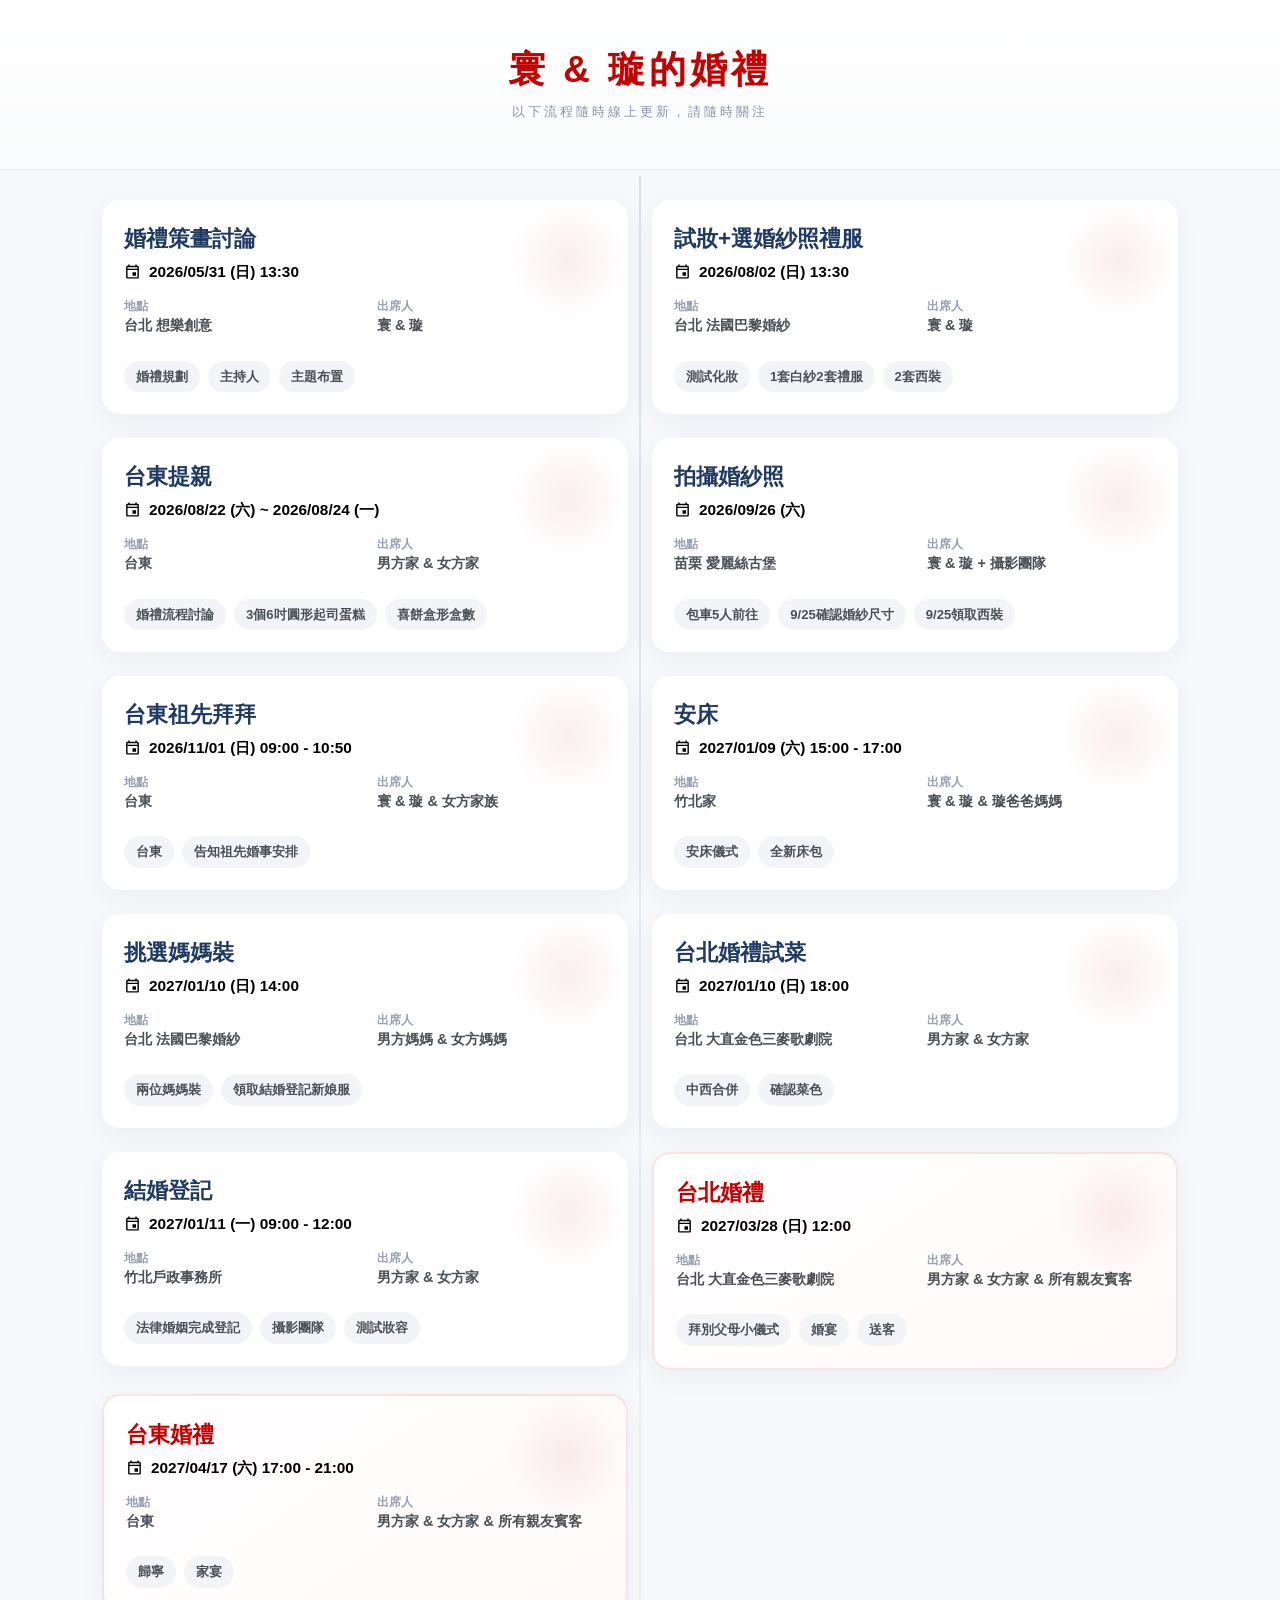
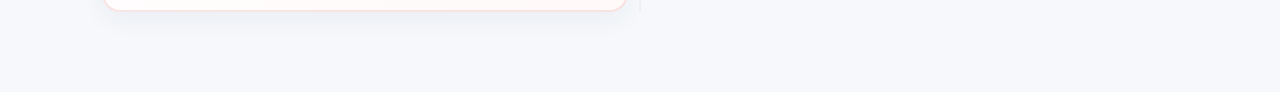
<file: index.html>
<!DOCTYPE html>
<html lang="zh-TW">

<head>
    <meta charset="UTF-8">
    <meta name="viewport" content="width=device-width, initial-scale=1">
    <title>Wedding Project Plan</title>
    <link href="https://cdn.jsdelivr.net/npm/bootstrap@5.3.3/dist/css/bootstrap.min.css" rel="stylesheet">
    <style>
        body {
            background: #f6f8fb;
            font-family: "PingFang TC", "Microsoft JhengHei", sans-serif;
            color: #333;
            min-height: 100vh;
            padding-bottom: 32px;
            overscroll-behavior-y: contain;
            touch-action: pan-y;
        }

        html {
            min-height: 100%;
            touch-action: pan-y;
        }

        /* Header */
        .header {
            background: linear-gradient(to bottom, #ffffff, #fafbfc);
            padding: 48px 20px;
            margin-bottom: 30px;
            text-align: center;
            border-bottom: 1px solid #e9edf3;
        }

        .header h1 {
            font-size: 2.3rem;
            font-weight: 900;
            color: #c40000;
            letter-spacing: 4px;
            margin-bottom: 10px;
        }

        .subtitle {
            color: #8b95a7;
            font-size: 0.8rem;
            letter-spacing: 3px;
        }

        /* Timeline */
        .timeline {
            position: relative;
        }

        .timeline::before {
            content: "";
            position: absolute;
            top: 0;
            bottom: 0;
            left: 50%;
            width: 2px;
            background: linear-gradient(to bottom, #d8e0ea, #eef2f6);
            transform: translateX(-50%);
        }

        @media(max-width:768px) {
            .timeline::before {
                display: none;
            }
        }

        /* Cards */
        .card {
            border: none;
            border-radius: 18px;
            background: white;
            padding: 0;
            box-shadow: 0 8px 24px rgba(31, 59, 100, .05);
            transition: .25s ease;
            position: relative;
            overflow: hidden;
            cursor: default;
            animation: fadeUp .6s ease;
        }

        .card:hover {
            transform: translateY(-3px);
            box-shadow: 0 14px 30px rgba(31, 59, 100, .10);
        }

        .card-body {
            padding: 22px;
        }

        .card-body[data-bs-toggle] {
            cursor: pointer;
        }

        .summary-chips {
            display: flex;
            flex-wrap: wrap;
            gap: 8px;
            margin-top: 16px;
        }

        .chip {
            display: inline-flex;
            align-items: center;
            justify-content: center;
            padding: 6px 12px;
            border-radius: 999px;
            background: #f3f4f8;
            color: #495057;
            font-size: .82rem;
            font-weight: 700;
            white-space: nowrap;
        }

        .detail-content {
            padding: 18px 22px 22px;
            border-top: 1px solid #eef2f6;
            background: white;
            border-radius: 0 0 18px 18px;
        }

        .card::after {
            content: "";
            position: absolute;
            top: 0;
            right: 0;
            width: 120px;
            height: 120px;
            background: radial-gradient(circle, rgba(196, 0, 0, .07), transparent 70%);
        }

        .main-event {
            border: 2px solid rgba(196, 0, 0, .10);
            background: linear-gradient(145deg, #fff, #fff9f9);
        }

        .title {
            font-size: 1.4rem;
            font-weight: 900;
            color: #1f3b64;
            margin-bottom: 4px;
        }

        .title.red {
            color: #c40000;
        }

        .date {
            font-size: .96rem;
            color: #000;
            font-weight: 700;
            margin-bottom: 14px;
            display: flex;
            align-items: center;
        }

        .date::before {
            content: "";
            width: 17px;
            height: 17px;
            margin-right: 8px;
            background-image: url("data:image/svg+xml,%3Csvg xmlns='http://www.w3.org/2000/svg' fill='%23000000' viewBox='0 0 24 24'%3E%3Cpath d='M19 4h-1V2h-2v2H8V2H6v2H5c-1.11 0-1.99.9-1.99 2L3 20c0 1.1.89 2 2 2h14c1.1 0 2-.9 2-2V6c0-1.1-.9-2-2-2zm0 16H5V10h14v10zm0-12H5V6h14v2zm-7 5h5v5h-5z'/%3E%3C/svg%3E");
            background-size: contain;
            background-repeat: no-repeat;
        }

        .label {
            font-size: .75rem;
            color: #97a1b2;
            font-weight: 700;
        }

        .value {
            font-size: .9rem;
            font-weight: 700;
            color: #495057;
        }

        .info-group {
            margin-bottom: 8px;
        }

        .detail-title {
            font-size: 1rem;
            font-weight: 900;
            color: #1f3b64;
            margin-bottom: 16px;
            margin-top: 0;
        }

        .detail-section {
            margin-bottom: 18px;
            line-height: 1.8;
            color: #555;
            font-size: .92rem;
        }

        .detail-section b {
            color: #1f3b64;
        }

        .map-btn {
            display: inline-block;
            margin-top: 8px;
            background: #1f3b64;
            color: white;
            padding: 8px 14px;
            border-radius: 10px;
            text-decoration: none;
            font-size: .85rem;
            font-weight: 700;
        }

        .map-btn:hover {
            background: #162b49;
        }

        html {
            scroll-behavior: smooth;
        }

        @keyframes fadeUp {
            from {
                opacity: 0;
                transform: translateY(15px);
            }

            to {
                opacity: 1;
                transform: translateY(0);
            }
        }
    </style>
</head>

<body>
    <div class="header">
        <h1>寰 & 璇的婚禮</h1>
        <div class="subtitle">以下流程隨時線上更新，請隨時關注</div>
    </div>
    <div class="container pb-5" style="max-width:1100px;">
        <div id="timelineAccordion" class="row g-4 timeline">

            <!-- 0 -->
            <div class="col-12 col-md-6">
                <div class="card event-card">
                    <div class="card-body" data-bs-target="#detail1" aria-expanded="false">
                        <div class="title">婚禮策畫討論</div>
                        <div class="date">2026/05/31 (日) 13:30</div>
                        <div class="row">
                            <div class="col-6 info-group">
                                <div class="label">地點</div>
                                <div class="value">台北 想樂創意</div>
                            </div>
                            <div class="col-6 info-group">
                                <div class="label">出席人</div>
                                <div class="value">寰 & 璇</div>
                            </div>
                        </div>
                        <div class="summary-chips">
                            <span class="chip">婚禮規劃</span>
                            <span class="chip">主持人</span>
                            <span class="chip">主題布置</span>
                        </div>
                    </div>
                    <div class="collapse detail-content" id="detail1">
                        <div class="detail-title">詳細資訊</div>
                        <div class="detail-section">
                        </div>
                        <div class="detail-section">
                            <div class="label">婚禮策畫公司</div>
                            <div>想樂創意</div>
                        </div>
                        <div class="detail-section">
                            <div class="label">主持人 Dan</div>
                            <div class="ratio ratio-16x9">
                                <iframe src="https://www.youtube.com/embed/C-4eb_IF6Uo" title="想樂主持人---Dan"
                                    allowfullscreen>
                                </iframe>
                            </div>
                        </div>
                        <div class="detail-section">
                            <div class="label">策畫方案</div>
                            <div>客製婚禮企劃+主題婚禮</div>
                        </div>
                    </div>
                </div>
            </div>


            <!-- 1 -->
            <div class="col-12 col-md-6">
                <div class="card event-card">
                    <div class="card-body" data-bs-target="#detail1" aria-expanded="false">
                        <div class="title">試妝+選婚紗照禮服</div>
                        <div class="date">2026/08/02 (日) 13:30</div>
                        <div class="row">
                            <div class="col-6 info-group">
                                <div class="label">地點</div>
                                <div class="value">台北 法國巴黎婚紗</div>
                            </div>
                            <div class="col-6 info-group">
                                <div class="label">出席人</div>
                                <div class="value">寰 & 璇</div>
                            </div>
                        </div>
                        <div class="summary-chips">
                            <span class="chip">測試化妝</span>
                            <span class="chip">1套白紗2套禮服</span>
                            <span class="chip">2套西裝</span>
                        </div>
                    </div>
                    <div class="collapse detail-content" id="detail1">
                        <div class="detail-title">詳細資訊</div>
                        <div class="detail-section">
                            <div class="label">地址</div>
                            <div>臺北市中山區集英里中山北路二段116號</div>
                        </div>
                        <div class="detail-section">
                            <div class="label">需攜帶</div>
                            <div>膚色NuBra</div>
                        </div>
                        <div class="detail-section">
                            <div class="label">注意事項</div>
                            <div>確認攝影風格</div>
                        </div>
                    </div>
                </div>
            </div>

            <!-- 2 -->
            <div class="col-12 col-md-6">
                <div class="card event-card">
                    <div class="card-body" data-bs-target="#detail2" aria-expanded="false">
                        <div class="title">台東提親</div>
                        <div class="date">2026/08/22 (六) ~ 2026/08/24 (一)</div>
                        <div class="row">
                            <div class="col-6 info-group">
                                <div class="label">地點</div>
                                <div class="value">台東</div>
                            </div>
                            <div class="col-6 info-group">
                                <div class="label">出席人</div>
                                <div class="value">男方家 & 女方家</div>
                            </div>
                        </div>
                        <div class="summary-chips">
                            <span class="chip">婚禮流程討論</span>
                            <span class="chip">3個6吋圓形起司蛋糕</span>
                            <span class="chip">喜餅盒形盒數</span>
                            </div>
                    </div>
                    <div class="collapse detail-content" id="detail2">
                        <div class="detail-title">詳細資訊</div>
                    </div>
                </div>
            </div> <!-- 3 -->
            <div class="col-12 col-md-6">
                <div class="card event-card">
                    <div class="card-body" data-bs-target="#detail3" aria-expanded="false">
                        <div class="title">拍攝婚紗照</div>
                        <div class="date">2026/09/26 (六)</div>
                        <div class="row">
                            <div class="col-6 info-group">
                                <div class="label">地點</div>
                                <div class="value">苗栗 愛麗絲古堡</div>
                            </div>
                            <div class="col-6 info-group">
                                <div class="label">出席人</div>
                                <div class="value">寰 & 璇 + 攝影團隊</div>
                            </div>
                        </div>
                        <div class="summary-chips">
                            <span class="chip">包車5人前往</span>
                            <span class="chip">9/25確認婚紗尺寸</span>
                            <span class="chip">9/25領取西裝</span>
                        </div>

                    </div>
                    <div class="collapse detail-content" id="detail3">
                        <div class="detail-title">詳細資訊</div>
                    </div>
                </div>
            </div> <!-- 4 -->
            <div class="col-12 col-md-6">
                <div class="card event-card">
                    <div class="card-body" data-bs-target="#detail4" aria-expanded="false">
                        <div class="title">台東祖先拜拜</div>
                        <div class="date">2026/11/01 (日) 09:00 - 10:50</div>
                        <div class="row">
                            <div class="col-6 info-group">
                                <div class="label">地點</div>
                                <div class="value">台東</div>
                            </div>
                            <div class="col-6 info-group">
                                <div class="label">出席人</div>
                                <div class="value">寰 & 璇 & 女方家族</div>
                            </div>
                        </div>
                        <div class="summary-chips"> <span class="chip">台東</span> <span class="chip">告知祖先婚事安排</span>
                        </div>
                    </div>
                    <div class="collapse detail-content" id="detail4">
                        <div class="detail-title">詳細資訊</div>
                    </div>
                </div>
            </div> <!-- 5 -->
            <div class="col-12 col-md-6">
                <div class="card event-card">
                    <div class="card-body" data-bs-target="#detail5" aria-expanded="false">
                        <div class="title">安床</div>
                        <div class="date">2027/01/09 (六) 15:00 - 17:00</div>
                        <div class="row">
                            <div class="col-6 info-group">
                                <div class="label">地點</div>
                                <div class="value">竹北家</div>
                            </div>
                            <div class="col-6 info-group">
                                <div class="label">出席人</div>
                                <div class="value">寰 & 璇 & 璇爸爸媽媽</div>
                            </div>
                        </div>
                        <div class="summary-chips"> <span class="chip">安床儀式</span> <span class="chip">全新床包</span> </div>
                    </div>
                    <div class="collapse detail-content" id="detail5">
                        <div class="detail-title">詳細資訊</div>
                    </div>
                </div>
            </div>
            
             <div class="col-12 col-md-6">
                <div class="card event-card">
                    <div class="card-body" data-bs-target="#detail7" aria-expanded="false">
                        <div class="title">挑選媽媽裝</div>
                        <div class="date">2027/01/10 (日) 14:00</div>
                        <div class="row">
                            <div class="col-6 info-group">
                                <div class="label">地點</div>
                                <div class="value">台北 法國巴黎婚紗</div>
                            </div>
                            <div class="col-6 info-group">
                                <div class="label">出席人</div>
                                <div class="value">男方媽媽 & 女方媽媽</div>
                            </div>
                        </div>
                        <div class="summary-chips"> <span class="chip">兩位媽媽裝</span>
                            <span class="chip">領取結婚登記新娘服</span> </div>
                    </div>
                    <div class="collapse detail-content" id="detail7">
                        <div class="detail-title">詳細資訊</div>
                    </div>
                </div>
            </div>
            
            <div class="col-12 col-md-6">
                <div class="card event-card">
                    <div class="card-body" data-bs-target="#detail7" aria-expanded="false">
                        <div class="title">台北婚禮試菜</div>
                        <div class="date">2027/01/10 (日) 18:00</div>
                        <div class="row">
                            <div class="col-6 info-group">
                                <div class="label">地點</div>
                                <div class="value">台北 大直金色三麥歌劇院</div>
                            </div>
                            <div class="col-6 info-group">
                                <div class="label">出席人</div>
                                <div class="value">男方家 & 女方家</div>
                            </div>
                        </div>
                        <div class="summary-chips"> <span class="chip">中西合併</span> <span class="chip">確認菜色</span> </div>
                    </div>
                    <div class="collapse detail-content" id="detail7">
                        <div class="detail-title">詳細資訊</div>
                        <div class="detail-section">
                            <div class="label">試菜內容</div>
                            <div>主餐、甜點、酒水確認</div>
                        </div>
                        <div class="detail-section">
                            <div class="label">目的</div>
                            <div>確認婚宴最終菜單</div>
                        </div>
                    </div>
                </div>
            </div>
            
            <div class="col-12 col-md-6">
                <div class="card event-card">
                    <div class="card-body" data-bs-target="#detail6" aria-expanded="false">
                        <div class="title">結婚登記</div>
                        <div class="date">2027/01/11 (一) 09:00 - 12:00</div>
                        <div class="row">
                            <div class="col-6 info-group">
                                <div class="label">地點</div>
                                <div class="value">竹北戶政事務所</div>
                            </div>
                            <div class="col-6 info-group">
                                <div class="label">出席人</div>
                                <div class="value">男方家 & 女方家</div>
                            </div>
                        </div>
                        <div class="summary-chips"> <span class="chip">法律婚姻完成登記</span> <span class="chip">攝影團隊</span>
                            <span class="chip">測試妝容</span>
                        </div>
                    </div>
                    <div class="collapse detail-content" id="detail6">
                        <div class="detail-title">詳細資訊</div>
                        <div class="detail-section">
                            <div class="label">需攜帶</div>
                            <div>身分證、印章、戶口名簿</div>
                        </div>
                        <div class="detail-section">
                            <div class="label">流程</div>
                            <div>文件確認<br>簽名登記<br>拍照留念</div>
                        </div>
                    </div>
                </div>
            </div> 
            
            <div class="col-12 col-md-6">
                <div class="card main-event event-card">
                    <div class="card-body" data-bs-target="#detail8" aria-expanded="false">
                        <div class="title red">台北婚禮</div>
                        <div class="date">2027/03/28 (日) 12:00</div>
                        <div class="row">
                            <div class="col-6 info-group">
                                <div class="label">地點</div>
                                <div class="value">台北 大直金色三麥歌劇院</div>
                            </div>
                            <div class="col-6 info-group">
                                <div class="label">出席人</div>
                                <div class="value">男方家 & 女方家 & 所有親友賓客</div>
                            </div>
                        </div>
                        <div class="summary-chips"> <span class="chip">拜別父母小儀式</span> <span class="chip">婚宴</span> <span
                                class="chip">送客</span> </div>
                    </div>
                    <div class="collapse detail-content" id="detail8">
                        <div class="detail-title">婚禮詳細流程</div>
                        <div class="detail-section">
                            <div class="label">09:00 - 10:50</div>
                            <div>拜別父母儀式</div>
                        </div>
                        <div class="detail-section">
                            <div class="label">11:30</div>
                            <div>賓客入場</div>
                        </div>
                        <div class="detail-section">
                            <div class="label">12:00</div>
                            <div>婚宴正式開始</div>
                        </div>
                    </div>
                </div>
            </div> <!-- 9 -->
            <div class="col-12 col-md-6">
                <div class="card main-event event-card">
                    <div class="card-body" data-bs-target="#detail9" aria-expanded="false">
                        <div class="title red">台東婚禮</div>
                        <div class="date">2027/04/17 (六) 17:00 - 21:00</div>
                        <div class="row">
                            <div class="col-6 info-group">
                                <div class="label">地點</div>
                                <div class="value">台東</div>
                            </div>
                            <div class="col-6 info-group">
                                <div class="label">出席人</div>
                                <div class="value">男方家 & 女方家 & 所有親友賓客</div>
                            </div>
                        </div>
                        <div class="summary-chips"> <span class="chip">歸寧</span> <span class="chip">家宴</span> </div>
                    </div>
                    <div class="collapse detail-content" id="detail9">
                        <div class="detail-title">詳細資訊</div>
                    </div>
                </div>
            </div>
        </div>
    </div>
    <script src="https://cdn.jsdelivr.net/npm/bootstrap@5.3.3/dist/js/bootstrap.bundle.min.js"></script>
    <script> document.addEventListener('DOMContentLoaded', function () { var bodyToggles = document.querySelectorAll('.card-body[data-bs-target]'); var collapses = document.querySelectorAll('.detail-content'); function getCollapseInstance(element) { return bootstrap.Collapse.getOrCreateInstance(element, { toggle: false }); } function closeOthers(active) { collapses.forEach(function (collapseEl) { if (collapseEl !== active && collapseEl.classList.contains('show')) { getCollapseInstance(collapseEl).hide(); } }); } bodyToggles.forEach(function (toggleEl) { toggleEl.addEventListener('click', function () { var targetSelector = toggleEl.getAttribute('data-bs-target'); if (!targetSelector) return; var collapseEl = document.querySelector(targetSelector); if (!collapseEl) return; var instance = getCollapseInstance(collapseEl); if (collapseEl.classList.contains('show')) { instance.hide(); } else { closeOthers(collapseEl); instance.show(); } }); }); collapses.forEach(function (collapseEl) { collapseEl.addEventListener('shown.bs.collapse', function () { var card = collapseEl.closest('.event-card'); if (card) { card.classList.add('expanded'); } var toggleEl = document.querySelector('.card-body[data-bs-target="#' + collapseEl.id + '"]'); if (toggleEl) { toggleEl.setAttribute('aria-expanded', 'true'); } }); collapseEl.addEventListener('hidden.bs.collapse', function () { var card = collapseEl.closest('.event-card'); if (card) { card.classList.remove('expanded'); } var toggleEl = document.querySelector('.card-body[data-bs-target="#' + collapseEl.id + '"]'); if (toggleEl) { toggleEl.setAttribute('aria-expanded', 'false'); } }); }); }); </script>
</body>

</html>
</file>
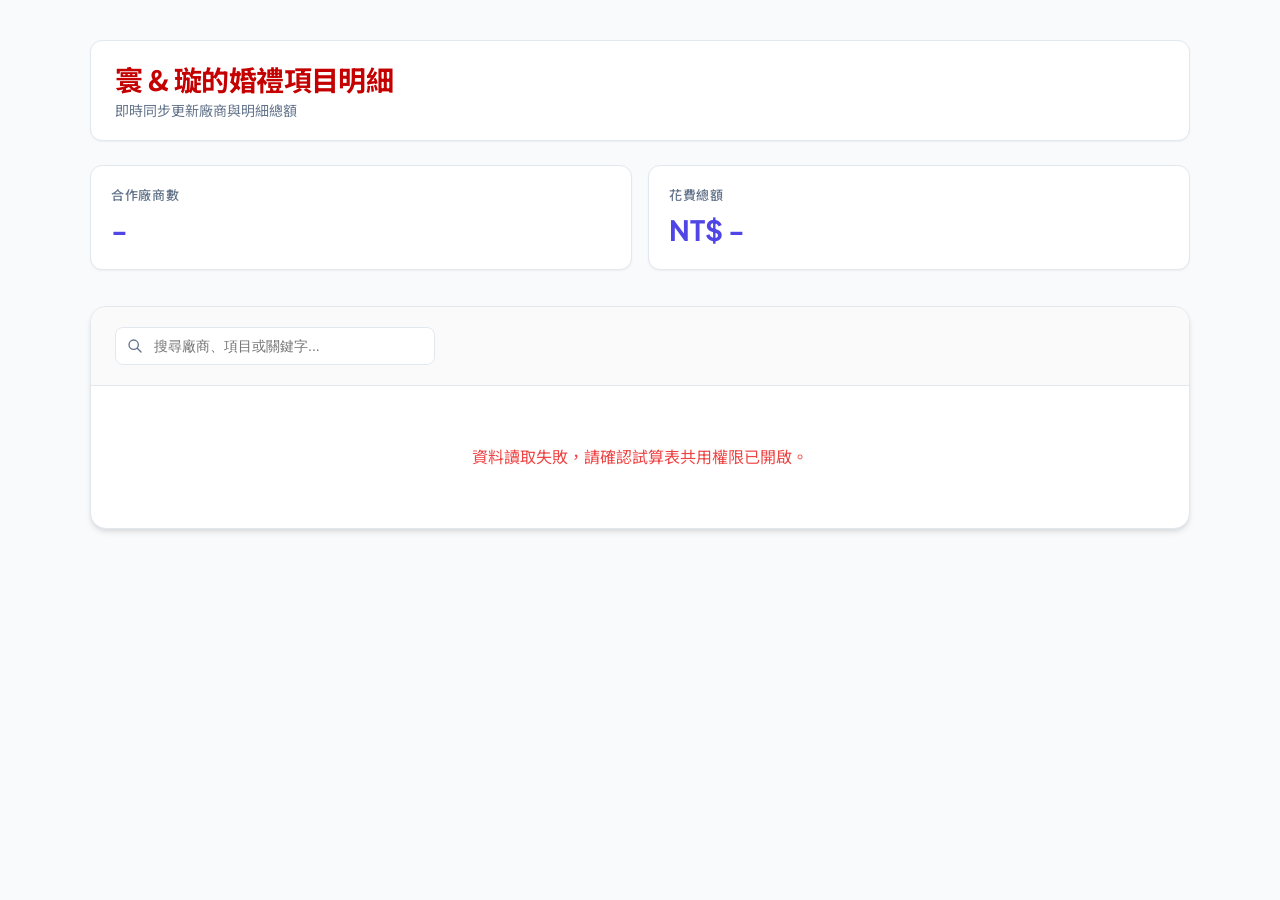
<file: budget.html>
<!DOCTYPE html>
<html lang="zh-TW">

<head>
    <meta charset="UTF-8">
    <meta name="viewport" content="width=device-width, initial-scale=1.0">
    <title>寰 & 璇的婚禮項目明細</title>
    <!-- 引入 Google Fonts (Plus Jakarta Sans & Noto Sans TC) -->
    <link rel="preconnect" href="https://fonts.googleapis.com">
    <link rel="preconnect" href="https://fonts.gstatic.com" crossorigin>
    <link
        href="https://fonts.googleapis.com/css2?family=Noto+Sans+TC:wght@400;500;600;700&family=Plus+Jakarta+Sans:wght@500;600;700&display=swap"
        rel="stylesheet">

    <style>
        :root {
            --primary: #4f46e5;
            --primary-hover: #4338ca;
            --bg-main: #f8fafc;
            --card-bg: #ffffff;
            --text-main: #0f172a;
            --text-muted: #64748b;
            --border-color: #e2e8f0;
            --shadow-sm: 0 1px 2px 0 rgba(0, 0, 0, 0.05);
            --shadow-md: 0 4px 6px -1px rgba(0, 0, 0, 0.1), 0 2px 4px -1px rgba(0, 0, 0, 0.06);
        }

        * {
            box-sizing: border-box;
            margin: 0;
            padding: 0;
        }

        body {
            font-family: 'Noto Sans TC', 'Plus Jakarta Sans', -apple-system, BlinkMacSystemFont, sans-serif;
            background-color: var(--bg-main);
            color: var(--text-main);
            padding: 40px 20px;
            min-height: 100vh;
            display: flex;
            justify-content: center;
            line-height: 1.35;
        }

        .container {
            width: 100%;
            max-width: 1100px;
        }

        /* 頁首設計 */
        .page-header {
            margin-bottom: 16px;
            display: flex;
            justify-content: space-between;
            align-items: flex-end;
            flex-wrap: wrap;
            gap: 16px;
            background: var(--card-bg);
            border: 1px solid var(--border-color);
            border-radius: 12px;
            box-shadow: var(--shadow-sm);
            padding: 20px 24px;
            position: sticky;
            top: 0;
            z-index: 40;
        }

        .page-title {
            font-size: 28px;
            font-weight: 700;
            color: #c40000;
            letter-spacing: -0.02em;
        }

        .page-subtitle {
            font-size: 14px;
            color: var(--text-muted);
            margin-top: 2px;
        }

        /* 統計卡片區域 */
        .stats-grid {
            display: flex;
            gap: 16px;
            margin-bottom: 24px;
            position: sticky;
            top: 96px;
            z-index: 30;
            background: var(--bg-main);
            padding: 8px 0 12px;
        }

        .stat-card {
            flex: 1;
            background: var(--card-bg);
            padding: 20px;
            border-radius: 12px;
            border: 1px solid var(--border-color);
            box-shadow: var(--shadow-sm);
        }

        .stat-label {
            font-size: 13px;
            font-weight: 500;
            color: var(--text-muted);
            text-transform: uppercase;
            letter-spacing: 0.05em;
        }

        .stat-value {
            font-size: 28px;
            font-weight: 700;
            color: var(--primary);
            margin-top: 8px;
            font-family: 'Plus Jakarta Sans', sans-serif;
        }

        /* 主要卡片容器 */
        .main-card {
            background: var(--card-bg);
            border-radius: 16px;
            border: 1px solid var(--border-color);
            box-shadow: var(--shadow-md);
            overflow: hidden;
        }

        /* 搜尋工具列 */
        .toolbar {
            padding: 20px 24px;
            border-bottom: 1px solid var(--border-color);
            display: flex;
            justify-content: space-between;
            align-items: center;
            gap: 16px;
            background-color: #fafafa;
        }

        .search-box {
            position: relative;
            width: 100%;
            max-width: 320px;
        }

        .search-input {
            width: 100%;
            padding: 10px 16px 10px 38px;
            border-radius: 8px;
            border: 1px solid var(--border-color);
            font-size: 14px;
            outline: none;
            transition: all 0.2s ease;
        }

        .search-input:focus {
            border-color: var(--primary);
            box-shadow: 0 0 0 3px rgba(79, 70, 229, 0.1);
        }

        .search-icon {
            position: absolute;
            left: 12px;
            top: 50%;
            transform: translateY(-50%);
            color: var(--text-muted);
            width: 16px;
            height: 16px;
        }

        /* 表格容器與樣式 (無垂直格線) */
        .table-responsive {
            width: 100%;
            overflow-x: auto;
        }

        table {
            width: auto;
            min-width: 100%;
            border-collapse: collapse;
            table-layout: auto;
            text-align: left;
            font-size: 14px;
        }

        th {
            background-color: #f8fafc;
            color: var(--text-muted);
            font-weight: 600;
            padding: 10px 20px;
            border-bottom: 1px solid var(--border-color);
            white-space: nowrap;
        }

        td {
            padding: 10px 20px;
            border-bottom: 1px solid var(--border-color);
            color: var(--text-main);
            transition: background-color 0.15s ease;
            white-space: nowrap;
        }

        .nowrap-cell {
            white-space: nowrap;
        }

        td.wrap-cell,
        th.wrap-cell {
            white-space: normal;
            word-break: break-word;
            min-width: 280px;
            width: 100%;
        }

        tbody tr:hover td {
            background-color: #f8fafc;
        }

        tbody tr:last-child td {
            border-bottom: none;
        }

        /* 總計列樣式 */
        tfoot tr {
            background-color: #f1f5f9;
        }

        tfoot td {
            font-weight: 700;
            color: var(--text-main);
            border-top: 2px solid var(--border-color);
            padding: 18px 24px;
            font-size: 15px;
        }

        .total-amount-cell {
            color: var(--primary);
            font-size: 16px;
            font-family: 'Plus Jakarta Sans', sans-serif;
        }

        /* 載入狀態 */
        .loading-state {
            padding: 60px 20px;
            text-align: center;
            color: var(--text-muted);
        }

        .spinner {
            width: 32px;
            height: 32px;
            border: 3px solid var(--border-color);
            border-top-color: var(--primary);
            border-radius: 50%;
            animation: spin 0.8s linear infinite;
            margin: 0 auto 16px;
        }

        @keyframes spin {
            to {
                transform: rotate(360deg);
            }
        }

        @media (max-width: 640px) {
            body {
                padding: 16px 12px;
            }

            .page-header {
                flex-direction: column;
                align-items: flex-start;
            }

            .search-box {
                max-width: 100%;
            }

            th,
            td {
                padding: 12px 16px;
            }
        }
    </style>
</head>

<body>

    <div class="container">
        <!-- 頁面標頭 -->
        <header class="page-header">
            <div>
                <h1 class="page-title">寰 & 璇的婚禮項目明細</h1>
                <p class="page-subtitle">即時同步更新廠商與明細總額</p>
            </div>
        </header>

        <!-- 統計卡片 -->
        <div class="stats-grid">
            <div class="stat-card">
                <div class="stat-label">合作廠商數</div>
                <div class="stat-value" id="vendorCount">-</div>
            </div>
            <div class="stat-card">
                <div class="stat-label">花費總額</div>
                <div class="stat-value" id="grandTotalHeader">NT$ -</div>
            </div>
        </div>

        <!-- 主要表格內容區塊 -->
        <main class="main-card">
            <!-- 工具列 -->
            <div class="toolbar">
                <div class="search-box">
                    <svg class="search-icon" fill="none" stroke="currentColor" viewBox="0 0 24 24">
                        <path stroke-linecap="round" stroke-linejoin="round" stroke-width="2"
                            d="M21 21l-6-6m2-5a7 7 0 11-14 0 7 7 0 0114 0z" />
                    </svg>
                    <input type="text" id="searchInput" class="search-input" placeholder="搜尋廠商、項目或關鍵字..."
                        onkeyup="filterTable()">
                </div>
            </div>

            <!-- 載入狀態 -->
            <div id="loading" class="loading-state">
                <div class="spinner"></div>
                <p>資料同步中，請稍候...</p>
            </div>

            <!-- 資料表格 -->
            <div class="table-responsive">
                <table id="dataTable" style="display: none;">
                    <thead>
                        <tr id="tableHeader"></tr>
                    </thead>
                    <tbody id="tableBody"></tbody>
                    <tfoot id="tableFooter"></tfoot>
                </table>
            </div>
        </main>
    </div>

    <script>
        const SPREADSHEET_ID = '1k3kKT-bUs-oQL14GYdQJ93OuxS67EtQlzN4W8qw8XPE';
        const SHEET_NAME = '表單回應 1';
        const url = `https://docs.google.com/spreadsheets/d/${SPREADSHEET_ID}/gviz/tq?tqx=out:json&sheet=${encodeURIComponent(SHEET_NAME)}`;

        let rawRowsData = [];
        let totalColumnIndex = -1;
        let vendorColumnIndex = -1;
        let columnHeaders = [];

        async function fetchGoogleSheetData() {
            try {
                const response = await fetch(url);
                const text = await response.text();

                const jsonText = text.substring(text.indexOf('{'), text.lastIndexOf('}') + 1);
                const data = JSON.parse(jsonText);

                const cols = data.table.cols;
                const headerRow = document.getElementById('tableHeader');

                cols.forEach((col, idx) => {
                    const label = (col.label || '').trim();
                    columnHeaders.push(label);

                    const th = document.createElement('th');
                    const isNoteColumn = idx === cols.length - 1 || /備註|說明|註/i.test(label);
                    th.textContent = label;
                    if (isNoteColumn) {
                        th.classList.add('wrap-cell');
                    }
                    headerRow.appendChild(th);

                    // 自動識別「總額/金額」欄位
                    if (label.includes('總額') || label.includes('金額') || label.includes('費用') || label.includes('預算')) {
                        if (totalColumnIndex === -1) totalColumnIndex = idx;
                    }

                    // 自動識別「廠商」欄位
                    if (label.includes('廠商') || label.includes('店家') || label.includes('公司') || label.includes('名稱')) {
                        if (vendorColumnIndex === -1) vendorColumnIndex = idx;
                    }
                });

                // 若未抓到專屬欄位，設定預設備援欄位
                if (totalColumnIndex === -1 && cols.length > 0) totalColumnIndex = cols.length - 1;
                if (vendorColumnIndex === -1 && cols.length > 0) vendorColumnIndex = 0; // 預設拿第一欄作為廠商欄

                rawRowsData = data.table.rows;
                renderTable(rawRowsData);

                document.getElementById('loading').style.display = 'none';
                document.getElementById('dataTable').style.display = 'table';

            } catch (error) {
                console.error('讀取資料失敗：', error);
                document.getElementById('loading').innerHTML = `
                    <p style="color: #ef4444;">資料讀取失敗，請確認試算表共用權限已開啟。</p>
                `;
            }
        }

        function formatCellValue(cellValue, colIndex) {
            if (cellValue === null || cellValue === undefined || cellValue === '') {
                return '';
            }

            const text = String(cellValue).trim();
            if (!text) return '';

            const isNoteColumn =
                colIndex === columnHeaders.length - 1 ||
                /備註|說明|註/i.test(columnHeaders[colIndex] || '');

            // 備註欄：一律當純文字，不要把裡面的數字拿來計算
            if (isNoteColumn) {
                return text;
            }

            // 真正的數字才做千分位
            if (typeof cellValue === 'number') {
                return cellValue > 1000
                    ? cellValue.toLocaleString('zh-TW')
                    : String(cellValue);
            }

            // 字串只有「純數字」才格式化
            if (/^-?\d+(?:\.\d+)?$/.test(text)) {
                const numericValue = Number(text);
                return Math.abs(numericValue) > 1000
                    ? numericValue.toLocaleString('zh-TW')
                    : text;
            }

            return text;
        }

        function renderTable(rows) {
            const tbody = document.getElementById('tableBody');
            const tfoot = document.getElementById('tableFooter');
            tbody.innerHTML = '';
            tfoot.innerHTML = '';

            let grandTotal = 0;
            const uniqueVendors = new Set(); // 使用 Set 來處理不重複廠商統計

            rows.forEach(row => {
                const tr = document.createElement('tr');
                let hasData = false;

                row.c.forEach((cell, colIndex) => {
                    const td = document.createElement('td');
                    const cellValue = cell && cell.v !== null ? cell.v : null;
                    const displayValue = cell && cell.v !== null ? (cell.f || cell.v) : '';
                    const cellText = formatCellValue(displayValue, colIndex);
                    const isNoteColumn = colIndex === columnHeaders.length - 1 || /備註|說明|註/i.test(columnHeaders[colIndex] || '');

                    td.textContent = cellText;
                    td.className = isNoteColumn ? 'wrap-cell' : 'nowrap-cell';
                    tr.appendChild(td);

                    if (cellText !== '') hasData = true;

                    // 1. 金額加總
                    if (colIndex === totalColumnIndex && cellValue !== null) {
                        if (typeof cellValue === 'number') {
                            grandTotal += cellValue;
                        } else if (typeof cellValue === 'string') {
                            const cleanNum = parseFloat(cellValue.replace(/[^0-9.-]+/g, ""));
                            if (!isNaN(cleanNum)) {
                                grandTotal += cleanNum;
                            }
                        }
                    }

                    // 2. 廠商名稱不重複統計（自動去空字串與重複值）
                    if (colIndex === vendorColumnIndex && cellText) {
                        const vendorName = cellText.toString().trim();
                        if (vendorName !== '') {
                            uniqueVendors.add(vendorName);
                        }
                    }
                });

                if (hasData) {
                    tbody.appendChild(tr);
                }
            });

            // 更新頂部卡片資訊（使用 Set.size 取得不重複廠商數量）
            document.getElementById('vendorCount').textContent = `${uniqueVendors.size} 家`;
            document.getElementById('grandTotalHeader').textContent = `NT$ ${grandTotal.toLocaleString('zh-TW')}`;

            // 繪製底層加總列 (僅專屬欄位顯示)
            const footerRow = document.createElement('tr');
            columnHeaders.forEach((_, colIndex) => {
                const td = document.createElement('td');
                const isNoteColumn = colIndex === columnHeaders.length - 1 || /備註|說明|註/i.test(columnHeaders[colIndex] || '');
                td.className = isNoteColumn ? 'wrap-cell' : 'nowrap-cell';

                if (colIndex === totalColumnIndex) {
                    td.textContent = `NT$ ${grandTotal.toLocaleString('zh-TW')}`;
                    td.classList.add('total-amount-cell');
                } else if (colIndex === 0) {
                    td.textContent = '總計';
                } else {
                    td.textContent = '';
                }
                footerRow.appendChild(td);
            });
            tfoot.appendChild(footerRow);
        }

        function filterTable() {
            const query = document.getElementById('searchInput').value.toLowerCase();
            const filteredRows = rawRowsData.filter(row => {
                if (!row.c) return false;
                return row.c.some(cell => {
                    const text = cell && cell.v !== null ? (cell.f || cell.v).toString().toLowerCase() : '';
                    return text.includes(query);
                });
            });
            renderTable(filteredRows);
        }

        fetchGoogleSheetData();
    </script>
</body>

</html>
</file>
